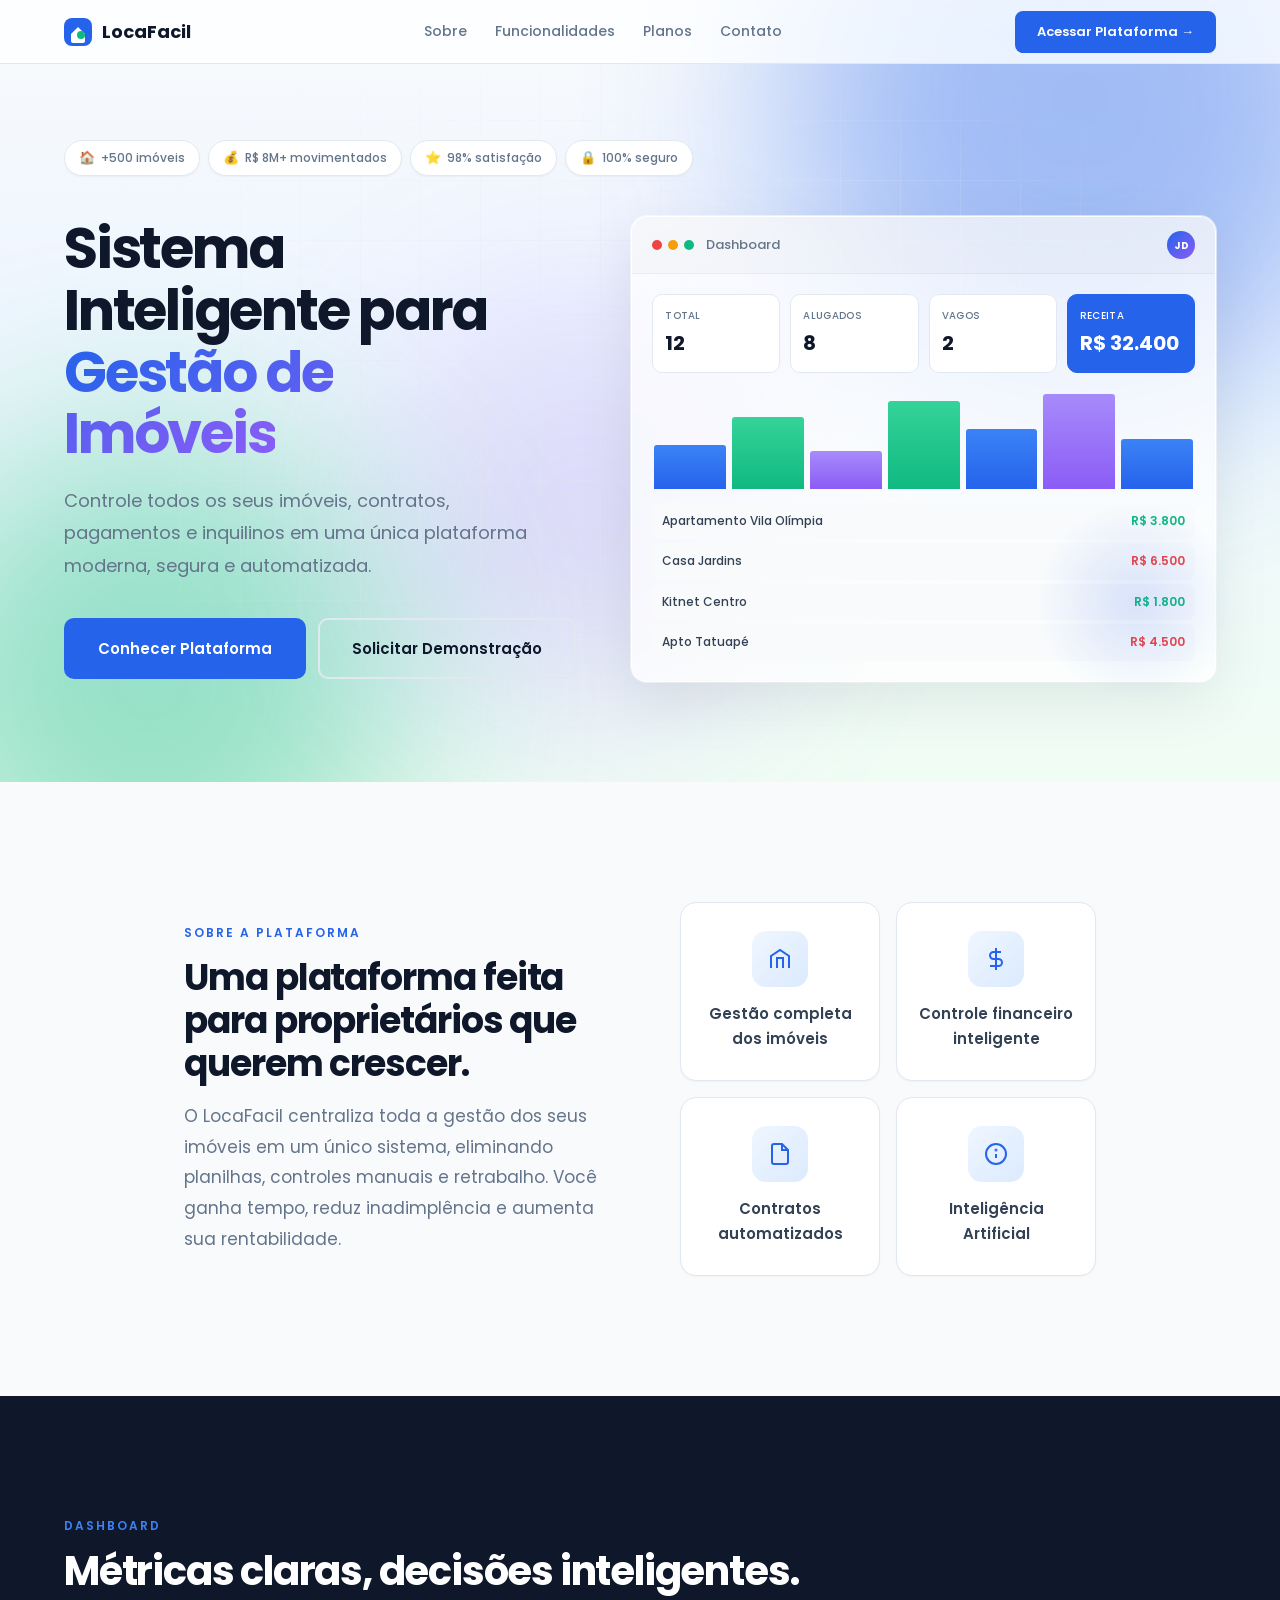
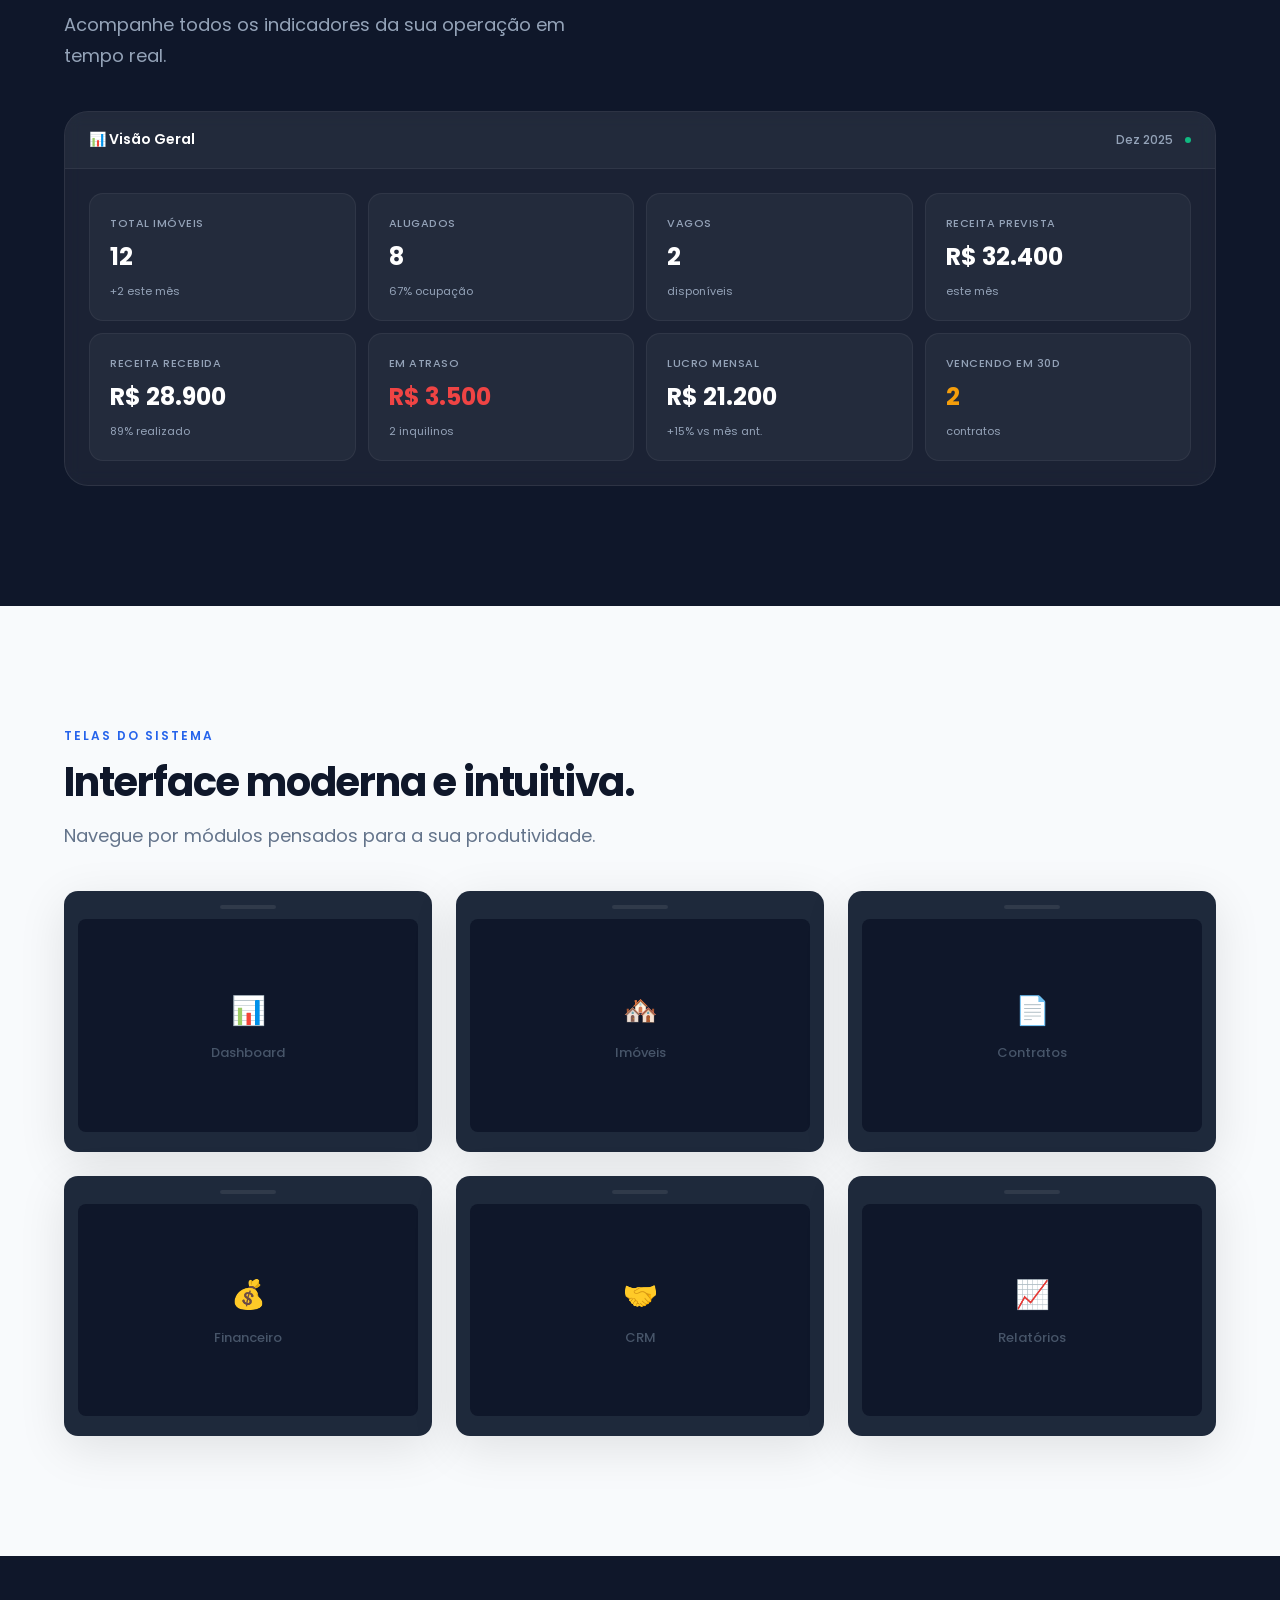
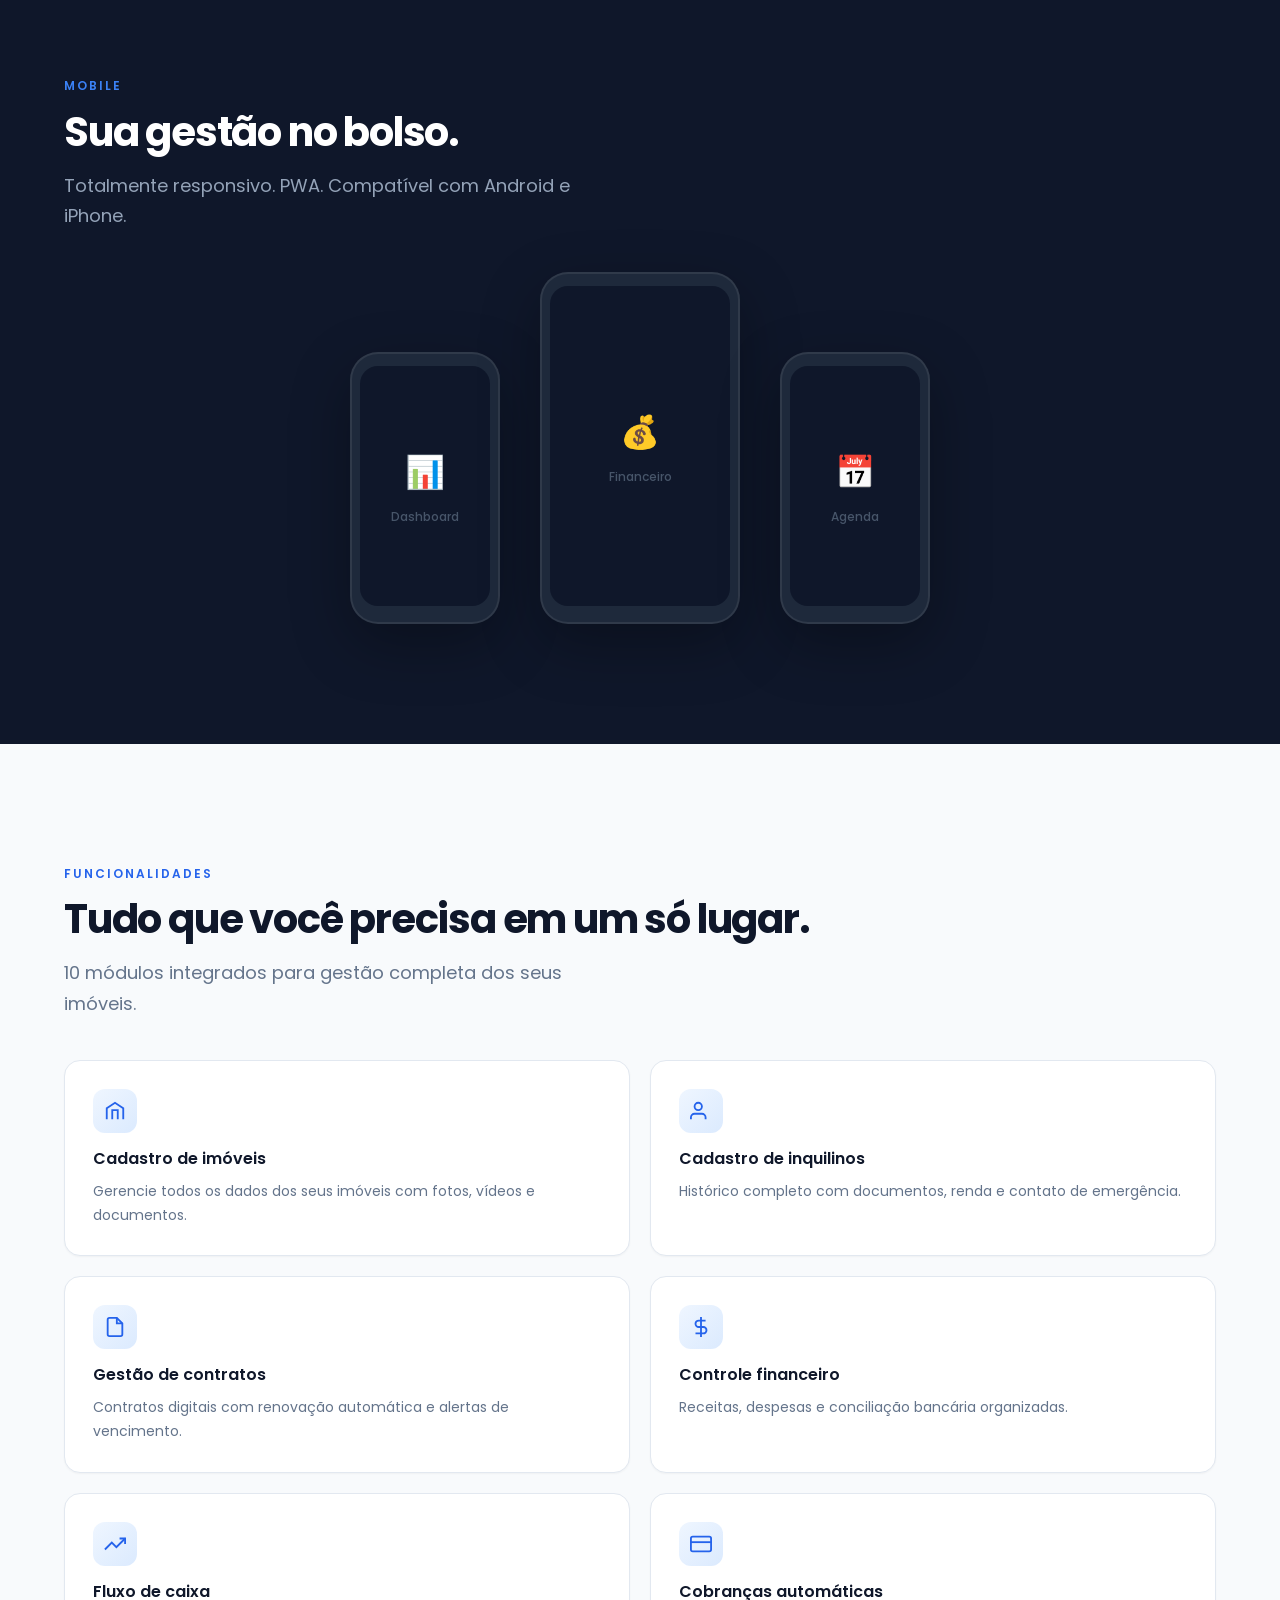
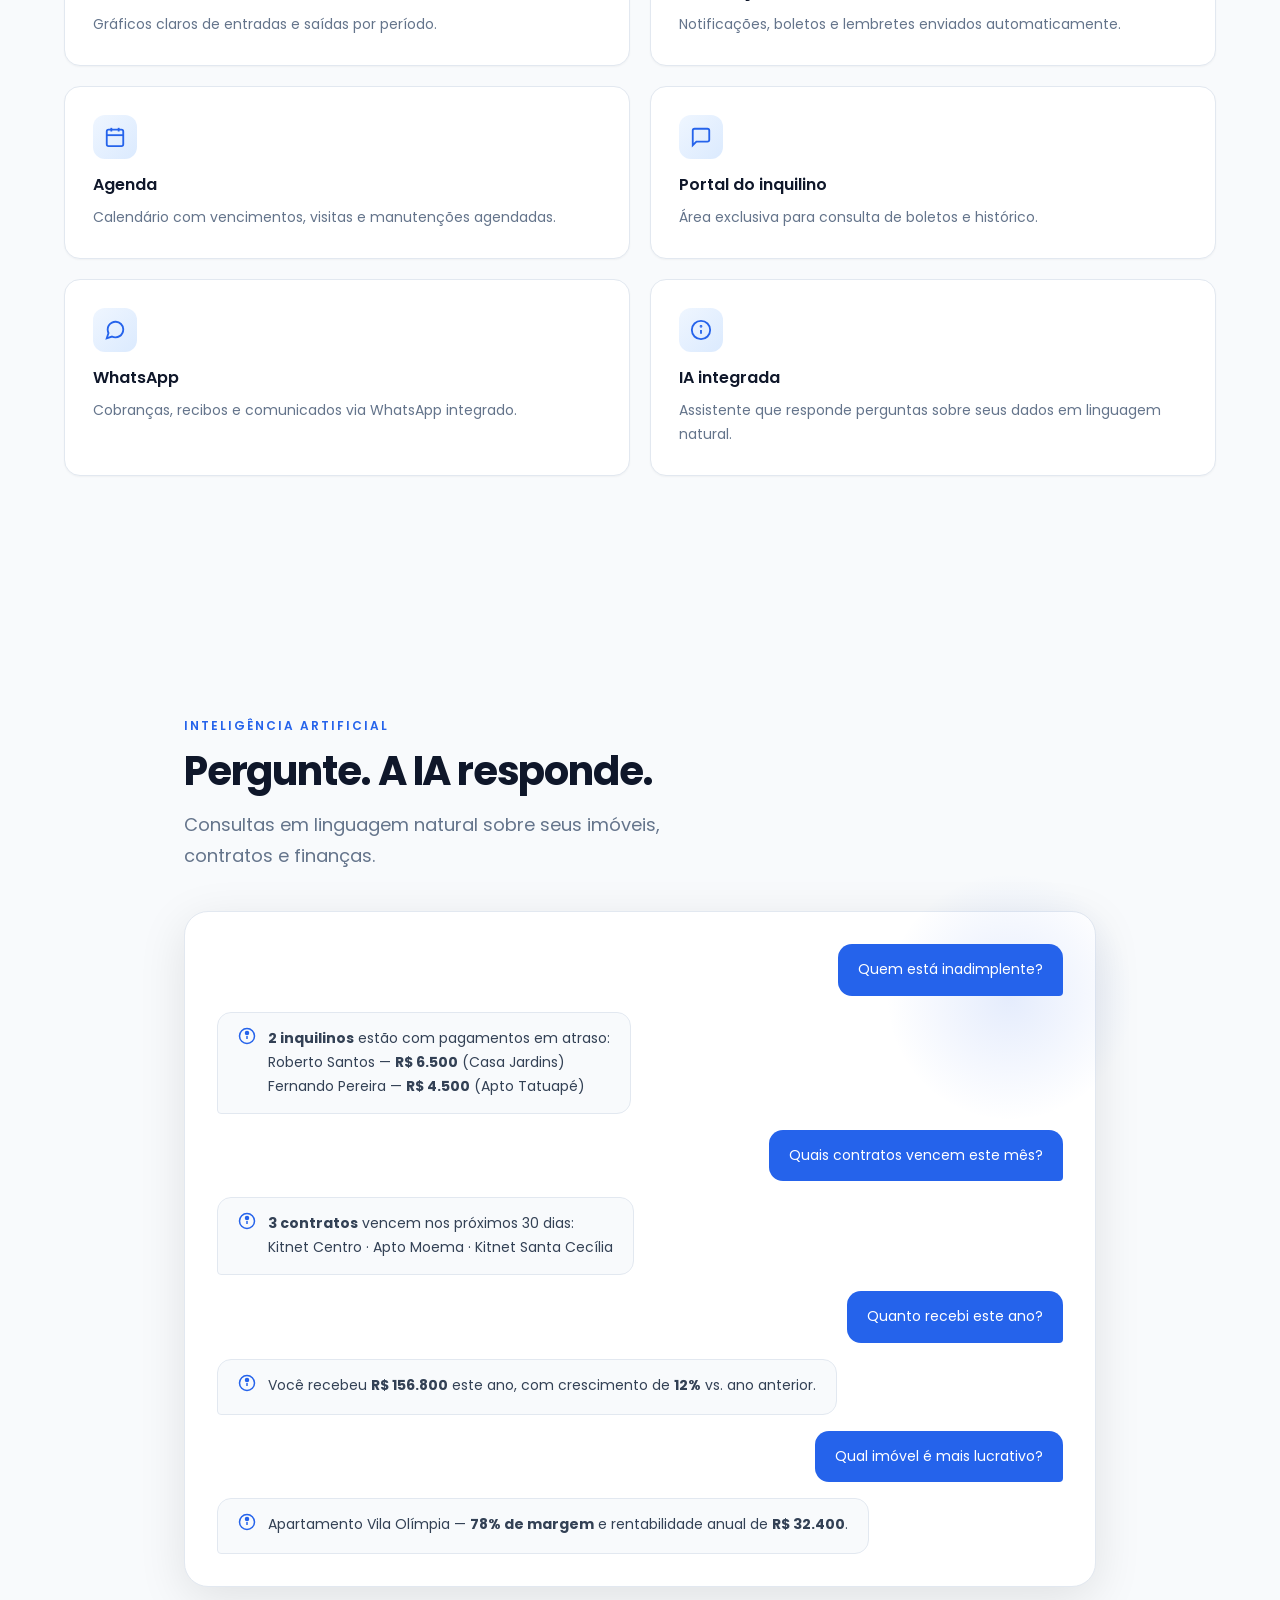
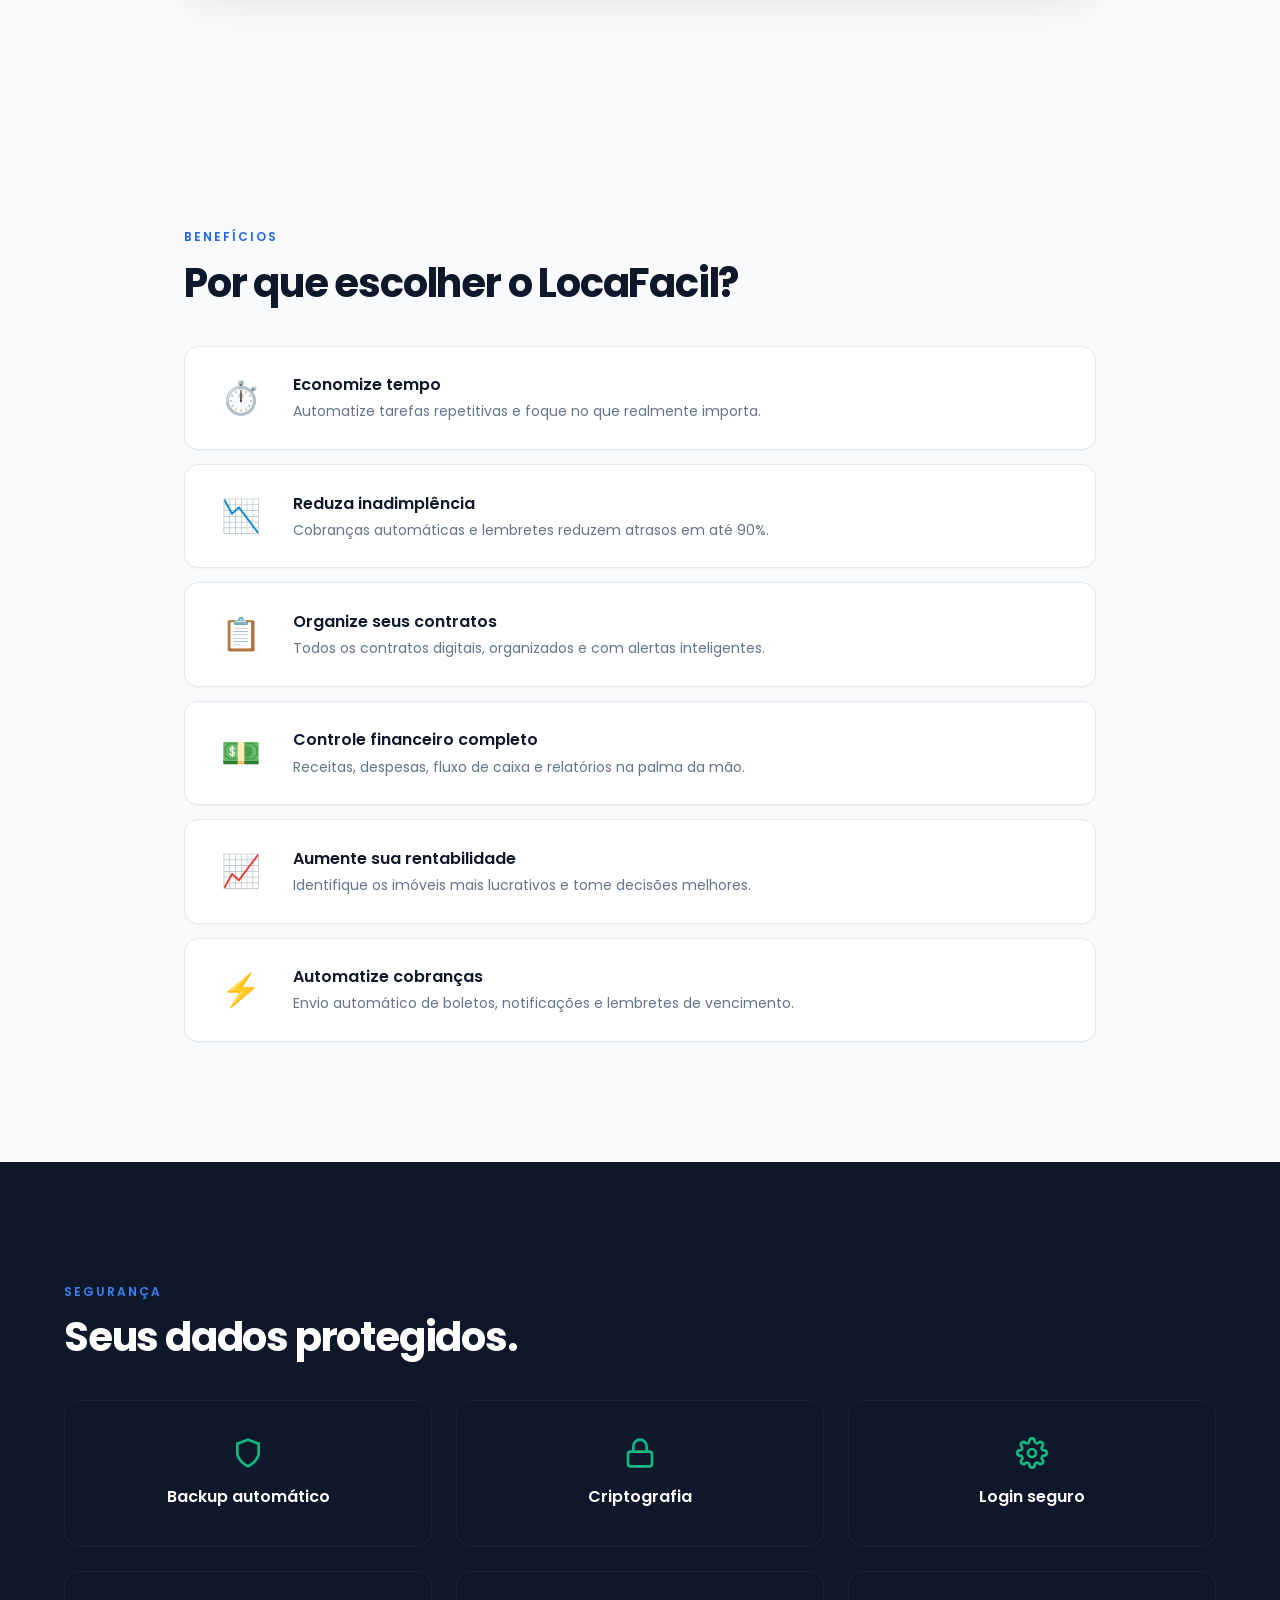
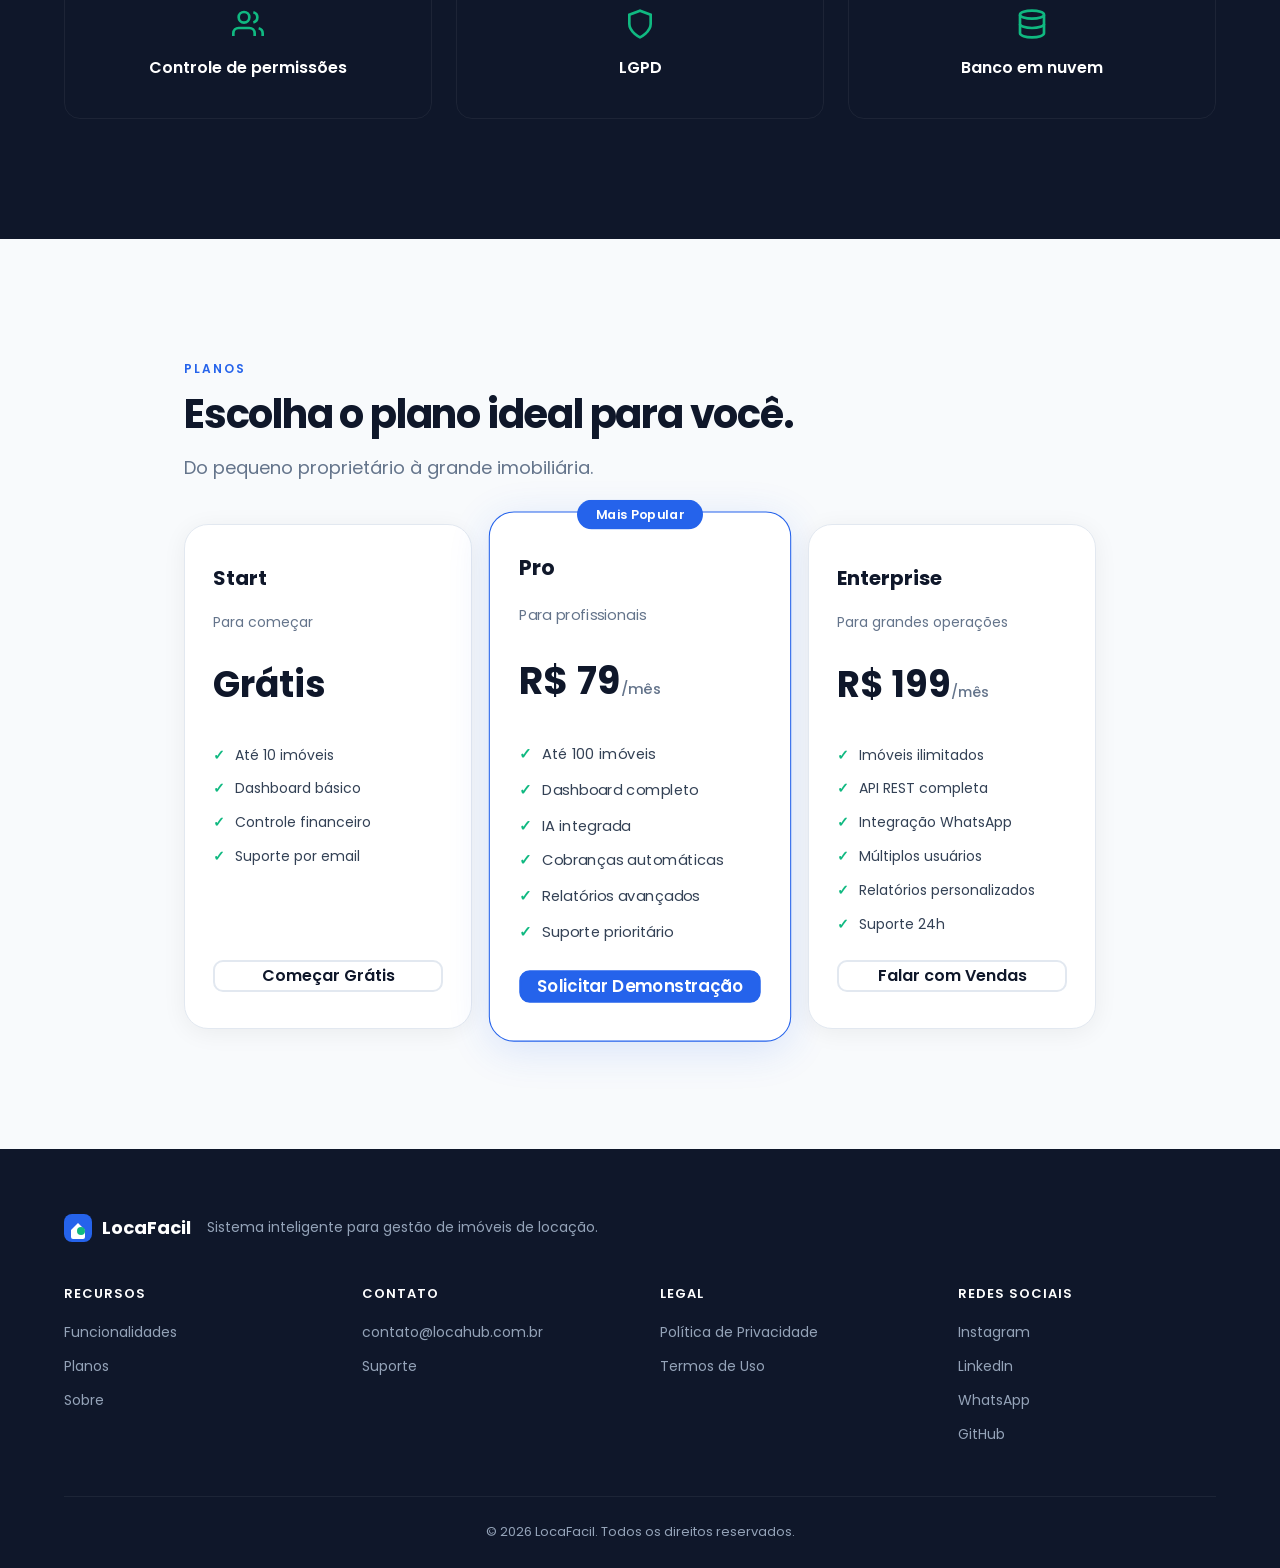
<file: landing.html>
<!DOCTYPE html>
<html lang="pt-BR">
<head>
  <meta charset="UTF-8">
  <meta name="viewport" content="width=device-width, initial-scale=1.0">
  <meta name="description" content="LocaFacil - Sistema Inteligente para Gestão de Imóveis de Locação">
  <link rel="preconnect" href="https://fonts.googleapis.com">
  <link rel="preconnect" href="https://fonts.gstatic.com" crossorigin>
  <link href="https://fonts.googleapis.com/css2?family=Poppins:wght@300;400;500;600;700&display=swap" rel="stylesheet">
  <link rel="icon" type="image/svg+xml" href="data:image/svg+xml,<svg xmlns='http://www.w3.org/2000/svg' viewBox='0 0 100 100'><rect width='100' height='100' rx='20' fill='%232563EB'/><path d='M20 55L50 25l30 30v30a5 5 0 0 1-5 5H25a5 5 0 0 1-5-5V55z' fill='white'/><circle cx='62' cy='58' r='10' fill='%2310B981'/></svg>">
  <link rel="stylesheet" href="css/landing.css">
  <title>LocaFacil — Gestão Inteligente de Imóveis</title>
</head>
<body>

<nav class="navbar">
  <div class="nav-inner">
    <div class="nav-logo">
      <svg viewBox="0 0 28 28" fill="none" width="28" height="28">
        <rect width="28" height="28" rx="8" fill="#2563EB"/>
        <path d="M7 16L14 9l7 7v7a2 2 0 0 1-2 2H9a2 2 0 0 1-2-2v-7z" fill="white"/>
        <circle cx="17" cy="17" r="4" fill="#10B981"/>
      </svg>
      <span>LocaFacil</span>
    </div>
    <div class="nav-center">
      <a href="#sobre">Sobre</a>
      <a href="#funcionalidades">Funcionalidades</a>
      <a href="#planos">Planos</a>
      <a href="#contato">Contato</a>
    </div>
    <a href="/" class="btn-primary btn-sm">Acessar Plataforma →</a>
  </div>
</nav>

<section class="hero">
  <div class="hero-bg">
    <div class="hero-glow g1"></div>
    <div class="hero-glow g2"></div>
    <div class="hero-glow g3"></div>
    <div class="hero-grid-bg"></div>
  </div>
  <div class="hero-inner">
    <div class="hero-badges">
      <span class="badge"><span>🏠</span> +500 imóveis</span>
      <span class="badge"><span>💰</span> R$ 8M+ movimentados</span>
      <span class="badge"><span>⭐</span> 98% satisfação</span>
      <span class="badge"><span>🔒</span> 100% seguro</span>
    </div>
    <div class="hero-layout">
      <div class="hero-text-col">
        <h1>Sistema Inteligente para<br><span class="gradient-text">Gestão de Imóveis</span></h1>
        <p class="hero-sub">Controle todos os seus imóveis, contratos, pagamentos e inquilinos em uma única plataforma moderna, segura e automatizada.</p>
        <div class="hero-cta">
          <a href="#sobre" class="btn-primary btn-lg">Conhecer Plataforma</a>
          <a href="#planos" class="btn-outline btn-lg">Solicitar Demonstração</a>
        </div>
      </div>
      <div class="hero-visual-col">
        <div class="hero-mockup-wrap">
          <div class="mockup">
            <div class="mockup-top">
              <div class="mockup-dots"><i></i><i></i><i></i></div>
              <span>Dashboard</span>
              <div class="mockup-avatar">JD</div>
            </div>
            <div class="mockup-body">
              <div class="mockup-stats">
                <div class="ms"><span class="ms-l">Total</span><span class="ms-v">12</span></div>
                <div class="ms"><span class="ms-l">Alugados</span><span class="ms-v">8</span></div>
                <div class="ms"><span class="ms-l">Vagos</span><span class="ms-v">2</span></div>
                <div class="ms highlight"><span class="ms-l">Receita</span><span class="ms-v">R$ 32.400</span></div>
              </div>
              <div class="mockup-chart">
                <div class="bar" style="height:44%"></div>
                <div class="bar" style="height:72%"></div>
                <div class="bar" style="height:38%"></div>
                <div class="bar" style="height:88%"></div>
                <div class="bar" style="height:60%"></div>
                <div class="bar" style="height:95%"></div>
                <div class="bar" style="height:50%"></div>
              </div>
              <div class="mockup-table">
                <div class="mt-row"><span>Apartamento Vila Olímpia</span><span class="mt-paid">R$ 3.800</span></div>
                <div class="mt-row"><span>Casa Jardins</span><span class="mt-late">R$ 6.500</span></div>
                <div class="mt-row"><span>Kitnet Centro</span><span class="mt-paid">R$ 1.800</span></div>
                <div class="mt-row"><span>Apto Tatuapé</span><span class="mt-late">R$ 4.500</span></div>
              </div>
            </div>
          </div>
          <div class="mockup-glow"></div>
        </div>
      </div>
    </div>
  </div>
</section>

<section class="section" id="sobre">
  <div class="container narrow">
    <div class="about-layout">
      <div class="about-text">
        <span class="overline">Sobre a plataforma</span>
        <h2>Uma plataforma feita para proprietários que querem crescer.</h2>
        <p>O LocaFacil centraliza toda a gestão dos seus imóveis em um único sistema, eliminando planilhas, controles manuais e retrabalho. Você ganha tempo, reduz inadimplência e aumenta sua rentabilidade.</p>
      </div>
      <div class="about-grid">
        <div class="acard"><div class="acard-icon"><svg viewBox="0 0 24 24" fill="none" stroke="#2563EB" stroke-width="2" width="24" height="24"><path d="M3 21V9l9-6 9 6v12"/><path d="M9 21V11h6v10"/></svg></div><h4>Gestão completa dos imóveis</h4></div>
        <div class="acard"><div class="acard-icon"><svg viewBox="0 0 24 24" fill="none" stroke="#2563EB" stroke-width="2" width="24" height="24"><line x1="12" y1="1" x2="12" y2="23"/><path d="M17 5H9.5a3.5 3.5 0 0 0 0 7h5a3.5 3.5 0 0 1 0 7H6"/></svg></div><h4>Controle financeiro inteligente</h4></div>
        <div class="acard"><div class="acard-icon"><svg viewBox="0 0 24 24" fill="none" stroke="#2563EB" stroke-width="2" width="24" height="24"><path d="M14 2H6a2 2 0 0 0-2 2v16a2 2 0 0 0 2 2h12a2 2 0 0 0 2-2V8z"/><polyline points="14 2 14 8 20 8"/></svg></div><h4>Contratos automatizados</h4></div>
        <div class="acard"><div class="acard-icon"><svg viewBox="0 0 24 24" fill="none" stroke="#2563EB" stroke-width="2" width="24" height="24"><circle cx="12" cy="12" r="10"/><path d="M12 16v-4"/><circle cx="12" cy="8" r="0.5" fill="#2563EB"/></svg></div><h4>Inteligência Artificial</h4></div>
      </div>
    </div>
  </div>
</section>

<section class="section section-dark" id="dashboard">
  <div class="container">
    <div class="section-label">Dashboard</div>
    <h2 class="section-title light">Métricas claras, decisões inteligentes.</h2>
    <p class="section-desc light">Acompanhe todos os indicadores da sua operação em tempo real.</p>
    <div class="dash-mockup">
      <div class="dash-top"><span>📊 Visão Geral</span><div class="dash-top-right"><span>Dez 2025</span><span class="dash-dot"></span></div></div>
      <div class="dash-grid">
        <div class="dc"><span>Total Imóveis</span><strong>12</strong><small>+2 este mês</small></div>
        <div class="dc"><span>Alugados</span><strong>8</strong><small>67% ocupação</small></div>
        <div class="dc"><span>Vagos</span><strong>2</strong><small>disponíveis</small></div>
        <div class="dc"><span>Receita Prevista</span><strong>R$ 32.400</strong><small>este mês</small></div>
        <div class="dc"><span>Receita Recebida</span><strong>R$ 28.900</strong><small>89% realizado</small></div>
        <div class="dc negative"><span>Em Atraso</span><strong>R$ 3.500</strong><small>2 inquilinos</small></div>
        <div class="dc"><span>Lucro Mensal</span><strong>R$ 21.200</strong><small>+15% vs mês ant.</small></div>
        <div class="dc warning"><span>Vencendo em 30d</span><strong>2</strong><small>contratos</small></div>
      </div>
    </div>
  </div>
</section>

<section class="section" id="telas">
  <div class="container">
    <div class="section-label">Telas do Sistema</div>
    <h2 class="section-title">Interface moderna e intuitiva.</h2>
    <p class="section-desc">Navegue por módulos pensados para a sua produtividade.</p>
    <div class="screens-grid">
      <div class="ss"><div class="ss-mac"><div class="ss-notch"></div><div class="ss-screen"><span>📊</span> Dashboard</div></div></div>
      <div class="ss"><div class="ss-mac"><div class="ss-notch"></div><div class="ss-screen"><span>🏘️</span> Imóveis</div></div></div>
      <div class="ss"><div class="ss-mac"><div class="ss-notch"></div><div class="ss-screen"><span>📄</span> Contratos</div></div></div>
      <div class="ss"><div class="ss-mac"><div class="ss-notch"></div><div class="ss-screen"><span>💰</span> Financeiro</div></div></div>
      <div class="ss"><div class="ss-mac"><div class="ss-notch"></div><div class="ss-screen"><span>🤝</span> CRM</div></div></div>
      <div class="ss"><div class="ss-mac"><div class="ss-notch"></div><div class="ss-screen"><span>📈</span> Relatórios</div></div></div>
    </div>
  </div>
</section>

<section class="section section-dark" id="mobile">
  <div class="container">
    <div class="section-label">Mobile</div>
    <h2 class="section-title light">Sua gestão no bolso.</h2>
    <p class="section-desc light">Totalmente responsivo. PWA. Compatível com Android e iPhone.</p>
    <div class="phones-row">
      <div class="phone-mockup"><div class="phone-screen-inner"><span>📊</span> Dashboard</div></div>
      <div class="phone-mockup main-phone"><div class="phone-screen-inner"><span>💰</span> Financeiro</div></div>
      <div class="phone-mockup"><div class="phone-screen-inner"><span>📅</span> Agenda</div></div>
    </div>
  </div>
</section>

<section class="section" id="funcionalidades">
  <div class="container">
    <div class="section-label">Funcionalidades</div>
    <h2 class="section-title">Tudo que você precisa em um só lugar.</h2>
    <p class="section-desc">10 módulos integrados para gestão completa dos seus imóveis.</p>
    <div class="features-grid">
      <div class="feat"><div class="feat-icon"><svg viewBox="0 0 24 24" fill="none" stroke="#2563EB" stroke-width="2" width="22" height="22"><path d="M3 21V9l9-6 9 6v12"/><path d="M9 21V11h6v10"/></svg></div><h4>Cadastro de imóveis</h4><p>Gerencie todos os dados dos seus imóveis com fotos, vídeos e documentos.</p></div>
      <div class="feat"><div class="feat-icon"><svg viewBox="0 0 24 24" fill="none" stroke="#2563EB" stroke-width="2" width="22" height="22"><path d="M17 21v-2a4 4 0 0 0-4-4H5a4 4 0 0 0-4 4v2"/><circle cx="9" cy="7" r="4"/></svg></div><h4>Cadastro de inquilinos</h4><p>Histórico completo com documentos, renda e contato de emergência.</p></div>
      <div class="feat"><div class="feat-icon"><svg viewBox="0 0 24 24" fill="none" stroke="#2563EB" stroke-width="2" width="22" height="22"><path d="M14 2H6a2 2 0 0 0-2 2v16a2 2 0 0 0 2 2h12a2 2 0 0 0 2-2V8z"/><polyline points="14 2 14 8 20 8"/></svg></div><h4>Gestão de contratos</h4><p>Contratos digitais com renovação automática e alertas de vencimento.</p></div>
      <div class="feat"><div class="feat-icon"><svg viewBox="0 0 24 24" fill="none" stroke="#2563EB" stroke-width="2" width="22" height="22"><line x1="12" y1="1" x2="12" y2="23"/><path d="M17 5H9.5a3.5 3.5 0 0 0 0 7h5a3.5 3.5 0 0 1 0 7H6"/></svg></div><h4>Controle financeiro</h4><p>Receitas, despesas e conciliação bancária organizadas.</p></div>
      <div class="feat"><div class="feat-icon"><svg viewBox="0 0 24 24" fill="none" stroke="#2563EB" stroke-width="2" width="22" height="22"><polyline points="23 6 13.5 15.5 8.5 10.5 1 18"/><polyline points="17 6 23 6 23 12"/></svg></div><h4>Fluxo de caixa</h4><p>Gráficos claros de entradas e saídas por período.</p></div>
      <div class="feat"><div class="feat-icon"><svg viewBox="0 0 24 24" fill="none" stroke="#2563EB" stroke-width="2" width="22" height="22"><rect x="1" y="4" width="22" height="16" rx="2"/><line x1="1" y1="10" x2="23" y2="10"/></svg></div><h4>Cobranças automáticas</h4><p>Notificações, boletos e lembretes enviados automaticamente.</p></div>
      <div class="feat"><div class="feat-icon"><svg viewBox="0 0 24 24" fill="none" stroke="#2563EB" stroke-width="2" width="22" height="22"><rect x="3" y="4" width="18" height="18" rx="2"/><line x1="16" y1="2" x2="16" y2="6"/><line x1="8" y1="2" x2="8" y2="6"/><line x1="3" y1="10" x2="21" y2="10"/></svg></div><h4>Agenda</h4><p>Calendário com vencimentos, visitas e manutenções agendadas.</p></div>
      <div class="feat"><div class="feat-icon"><svg viewBox="0 0 24 24" fill="none" stroke="#2563EB" stroke-width="2" width="22" height="22"><path d="M21 15a2 2 0 0 1-2 2H7l-4 4V5a2 2 0 0 1 2-2h14a2 2 0 0 1 2 2z"/></svg></div><h4>Portal do inquilino</h4><p>Área exclusiva para consulta de boletos e histórico.</p></div>
      <div class="feat"><div class="feat-icon"><svg viewBox="0 0 24 24" fill="none" stroke="#2563EB" stroke-width="2" width="22" height="22"><path d="M21 11.5a8.38 8.38 0 0 1-.9 3.8 8.5 8.5 0 0 1-7.6 4.7 8.38 8.38 0 0 1-3.8-.9L3 21l1.9-5.7a8.38 8.38 0 0 1-.9-3.8 8.5 8.5 0 0 1 4.7-7.6 8.38 8.38 0 0 1 3.8-.9h.5a8.48 8.48 0 0 1 8 8v.5z"/></svg></div><h4>WhatsApp</h4><p>Cobranças, recibos e comunicados via WhatsApp integrado.</p></div>
      <div class="feat"><div class="feat-icon"><svg viewBox="0 0 24 24" fill="none" stroke="#2563EB" stroke-width="2" width="22" height="22"><circle cx="12" cy="12" r="10"/><path d="M12 16v-4"/><circle cx="12" cy="8" r="0.5" fill="#2563EB"/></svg></div><h4>IA integrada</h4><p>Assistente que responde perguntas sobre seus dados em linguagem natural.</p></div>
    </div>
  </div>
</section>

<section class="section" id="ia">
  <div class="container narrow">
    <div class="section-label">Inteligência Artificial</div>
    <h2 class="section-title">Pergunte. A IA responde.</h2>
    <p class="section-desc">Consultas em linguagem natural sobre seus imóveis, contratos e finanças.</p>
    <div class="ai-card">
      <div class="ai-glow"></div>
      <div class="chat">
        <div class="msg user">Quem está inadimplente?</div>
        <div class="msg bot">
          <div class="bot-icon"><svg viewBox="0 0 24 24" fill="none" stroke="#2563EB" stroke-width="2" width="18" height="18"><circle cx="12" cy="12" r="10"/><path d="M12 16v-4"/><circle cx="12" cy="8" r="3" fill="#2563EB" stroke="none"/></svg></div>
          <div><strong>2 inquilinos</strong> estão com pagamentos em atraso:<br>Roberto Santos — <strong>R$ 6.500</strong> (Casa Jardins)<br>Fernando Pereira — <strong>R$ 4.500</strong> (Apto Tatuapé)</div>
        </div>
        <div class="msg user">Quais contratos vencem este mês?</div>
        <div class="msg bot">
          <div class="bot-icon"><svg viewBox="0 0 24 24" fill="none" stroke="#2563EB" stroke-width="2" width="18" height="18"><circle cx="12" cy="12" r="10"/><path d="M12 16v-4"/><circle cx="12" cy="8" r="3" fill="#2563EB" stroke="none"/></svg></div>
          <div><strong>3 contratos</strong> vencem nos próximos 30 dias:<br>Kitnet Centro · Apto Moema · Kitnet Santa Cecília</div>
        </div>
        <div class="msg user">Quanto recebi este ano?</div>
        <div class="msg bot">
          <div class="bot-icon"><svg viewBox="0 0 24 24" fill="none" stroke="#2563EB" stroke-width="2" width="18" height="18"><circle cx="12" cy="12" r="10"/><path d="M12 16v-4"/><circle cx="12" cy="8" r="3" fill="#2563EB" stroke="none"/></svg></div>
          <div>Você recebeu <strong>R$ 156.800</strong> este ano, com crescimento de <strong>12%</strong> vs. ano anterior.</div>
        </div>
        <div class="msg user">Qual imóvel é mais lucrativo?</div>
        <div class="msg bot">
          <div class="bot-icon"><svg viewBox="0 0 24 24" fill="none" stroke="#2563EB" stroke-width="2" width="18" height="18"><circle cx="12" cy="12" r="10"/><path d="M12 16v-4"/><circle cx="12" cy="8" r="3" fill="#2563EB" stroke="none"/></svg></div>
          <div>Apartamento Vila Olímpia — <strong>78% de margem</strong> e rentabilidade anual de <strong>R$ 32.400</strong>.</div>
        </div>
      </div>
    </div>
  </div>
</section>

<section class="section" id="beneficios">
  <div class="container narrow">
    <div class="section-label">Benefícios</div>
    <h2 class="section-title">Por que escolher o LocaFacil?</h2>
    <div class="benefits-col">
      <div class="bc"><div class="bc-icon">⏱️</div><div><h4>Economize tempo</h4><p>Automatize tarefas repetitivas e foque no que realmente importa.</p></div></div>
      <div class="bc"><div class="bc-icon">📉</div><div><h4>Reduza inadimplência</h4><p>Cobranças automáticas e lembretes reduzem atrasos em até 90%.</p></div></div>
      <div class="bc"><div class="bc-icon">📋</div><div><h4>Organize seus contratos</h4><p>Todos os contratos digitais, organizados e com alertas inteligentes.</p></div></div>
      <div class="bc"><div class="bc-icon">💵</div><div><h4>Controle financeiro completo</h4><p>Receitas, despesas, fluxo de caixa e relatórios na palma da mão.</p></div></div>
      <div class="bc"><div class="bc-icon">📈</div><div><h4>Aumente sua rentabilidade</h4><p>Identifique os imóveis mais lucrativos e tome decisões melhores.</p></div></div>
      <div class="bc"><div class="bc-icon">⚡</div><div><h4>Automatize cobranças</h4><p>Envio automático de boletos, notificações e lembretes de vencimento.</p></div></div>
    </div>
  </div>
</section>

<section class="section section-dark" id="seguranca">
  <div class="container">
    <div class="section-label light">Segurança</div>
    <h2 class="section-title light">Seus dados protegidos.</h2>
    <div class="security-grid">
      <div class="sc"><div class="sc-icon"><svg viewBox="0 0 24 24" fill="none" stroke="#10B981" stroke-width="2" width="32" height="32"><path d="M12 22s8-4 8-10V5l-8-3-8 3v7c0 6 8 10 8 10z"/></svg></div><h4>Backup automático</h4></div>
      <div class="sc"><div class="sc-icon"><svg viewBox="0 0 24 24" fill="none" stroke="#10B981" stroke-width="2" width="32" height="32"><rect x="3" y="11" width="18" height="11" rx="2" ry="2"/><path d="M7 11V7a5 5 0 0 1 10 0v4"/></svg></div><h4>Criptografia</h4></div>
      <div class="sc"><div class="sc-icon"><svg viewBox="0 0 24 24" fill="none" stroke="#10B981" stroke-width="2" width="32" height="32"><circle cx="12" cy="12" r="3"/><path d="M19.4 15a1.65 1.65 0 0 0 .33 1.82l.06.06a2 2 0 0 1 0 2.83 2 2 0 0 1-2.83 0l-.06-.06a1.65 1.65 0 0 0-1.82-.33 1.65 1.65 0 0 0-1 1.51V21a2 2 0 0 1-2 2 2 2 0 0 1-2-2v-.09A1.65 1.65 0 0 0 9 19.4a1.65 1.65 0 0 0-1.82.33l-.06.06a2 2 0 0 1-2.83 0 2 2 0 0 1 0-2.83l.06-.06A1.65 1.65 0 0 0 4.68 15a1.65 1.65 0 0 0-1.51-1H3a2 2 0 0 1-2-2 2 2 0 0 1 2-2h.09A1.65 1.65 0 0 0 4.6 9a1.65 1.65 0 0 0-.33-1.82l-.06-.06a2 2 0 0 1 0-2.83 2 2 0 0 1 2.83 0l.06.06A1.65 1.65 0 0 0 9 4.68a1.65 1.65 0 0 0 1-1.51V3a2 2 0 0 1 2-2 2 2 0 0 1 2 2v.09a1.65 1.65 0 0 0 1 1.51 1.65 1.65 0 0 0 1.82-.33l.06-.06a2 2 0 0 1 2.83 0 2 2 0 0 1 0 2.83l-.06.06a1.65 1.65 0 0 0-.33 1.82V9a1.65 1.65 0 0 0 1.51 1H21a2 2 0 0 1 2 2 2 2 0 0 1-2 2h-.09a1.65 1.65 0 0 0-1.51 1z"/></svg></div><h4>Login seguro</h4></div>
      <div class="sc"><div class="sc-icon"><svg viewBox="0 0 24 24" fill="none" stroke="#10B981" stroke-width="2" width="32" height="32"><path d="M17 21v-2a4 4 0 0 0-4-4H5a4 4 0 0 0-4 4v2"/><circle cx="9" cy="7" r="4"/><path d="M23 21v-2a4 4 0 0 0-3-3.87"/><path d="M16 3.13a4 4 0 0 1 0 7.75"/></svg></div><h4>Controle de permissões</h4></div>
      <div class="sc"><div class="sc-icon"><svg viewBox="0 0 24 24" fill="none" stroke="#10B981" stroke-width="2" width="32" height="32"><path d="M12 22s8-4 8-10V5l-8-3-8 3v7c0 6 8 10 8 10z"/></svg></div><h4>LGPD</h4></div>
      <div class="sc"><div class="sc-icon"><svg viewBox="0 0 24 24" fill="none" stroke="#10B981" stroke-width="2" width="32" height="32"><ellipse cx="12" cy="5" rx="9" ry="3"/><path d="M21 12c0 1.66-4 3-9 3s-9-1.34-9-3"/><path d="M3 5v14c0 1.66 4 3 9 3s9-1.34 9-3V5"/></svg></div><h4>Banco em nuvem</h4></div>
    </div>
  </div>
</section>

<section class="section" id="planos">
  <div class="container narrow">
    <div class="section-label">Planos</div>
    <h2 class="section-title">Escolha o plano ideal para você.</h2>
    <p class="section-desc">Do pequeno proprietário à grande imobiliária.</p>
    <div class="plans-row">
      <div class="plan">
        <h3>Start</h3>
        <p class="plan-sub">Para começar</p>
        <div class="plan-price"><strong>Grátis</strong></div>
        <ul>
          <li>Até 10 imóveis</li>
          <li>Dashboard básico</li>
          <li>Controle financeiro</li>
          <li>Suporte por email</li>
        </ul>
        <a href="/" class="btn-outline" style="width:100%;">Começar Grátis</a>
      </div>
      <div class="plan featured">
        <span class="plan-badge">Mais Popular</span>
        <h3>Pro</h3>
        <p class="plan-sub">Para profissionais</p>
        <div class="plan-price"><strong>R$ 79</strong><span>/mês</span></div>
        <ul>
          <li>Até 100 imóveis</li>
          <li>Dashboard completo</li>
          <li>IA integrada</li>
          <li>Cobranças automáticas</li>
          <li>Relatórios avançados</li>
          <li>Suporte prioritário</li>
        </ul>
        <a href="#planos" class="btn-primary" style="width:100%;">Solicitar Demonstração</a>
      </div>
      <div class="plan">
        <h3>Enterprise</h3>
        <p class="plan-sub">Para grandes operações</p>
        <div class="plan-price"><strong>R$ 199</strong><span>/mês</span></div>
        <ul>
          <li>Imóveis ilimitados</li>
          <li>API REST completa</li>
          <li>Integração WhatsApp</li>
          <li>Múltiplos usuários</li>
          <li>Relatórios personalizados</li>
          <li>Suporte 24h</li>
        </ul>
        <a href="/" class="btn-outline" style="width:100%;">Falar com Vendas</a>
      </div>
    </div>
  </div>
</section>

<footer class="footer" id="contato">
  <div class="container">
    <div class="footer-top">
      <div class="footer-brand">
        <svg viewBox="0 0 28 28" fill="none" width="28" height="28">
          <rect width="28" height="28" rx="8" fill="#2563EB"/>
          <path d="M7 16L14 9l7 7v7a2 2 0 0 1-2 2H9a2 2 0 0 1-2-2v-7z" fill="white"/>
          <circle cx="17" cy="17" r="4" fill="#10B981"/>
        </svg>
        <span>LocaFacil</span>
      </div>
      <p>Sistema inteligente para gestão de imóveis de locação.</p>
    </div>
    <div class="footer-links">
      <div class="fl-col"><h5>Recursos</h5><a href="#funcionalidades">Funcionalidades</a><a href="#planos">Planos</a><a href="#sobre">Sobre</a></div>
      <div class="fl-col"><h5>Contato</h5><a href="mailto:contato@locahub.com.br">contato@locahub.com.br</a><a href="#">Suporte</a></div>
      <div class="fl-col"><h5>Legal</h5><a href="#">Política de Privacidade</a><a href="#">Termos de Uso</a></div>
      <div class="fl-col"><h5>Redes Sociais</h5><a href="#">Instagram</a><a href="#">LinkedIn</a><a href="#">WhatsApp</a><a href="#">GitHub</a></div>
    </div>
    <div class="footer-bottom">© 2026 LocaFacil. Todos os direitos reservados.</div>
  </div>
</footer>

<script src="js/landing.js"></script>
</body>
</html>
</file>
<file: css/landing.css>
:root {
  --primary: #2563EB;
  --primary-soft: #3B82F6;
  --primary-dark: #1D4ED8;
  --secondary: #10B981;
  --secondary-dark: #059669;
  --alert: #F59E0B;
  --error: #EF4444;
  --bg: #F8FAFC;
  --bg-alt: #F1F5F9;
  --card: #FFFFFF;
  --text: #0F172A;
  --text-soft: #334155;
  --text-muted: #64748B;
  --text-light: #94A3B8;
  --border: #E2E8F0;
  --radius: 16px;
  --radius-lg: 24px;
  --max-w: 1200px;
  --shadow-sm: 0 1px 2px rgba(0,0,0,0.04);
  --shadow: 0 4px 24px rgba(0,0,0,0.06);
  --shadow-lg: 0 12px 48px rgba(0,0,0,0.1);
  --shadow-xl: 0 24px 64px rgba(0,0,0,0.12);
}

* { margin: 0; padding: 0; box-sizing: border-box; }
html { scroll-behavior: smooth; -webkit-font-smoothing: antialiased; }
body {
  font-family: 'Poppins', -apple-system, sans-serif;
  background: var(--bg);
  color: var(--text);
  line-height: 1.7;
  overflow-x: hidden;
}
a { text-decoration: none; color: inherit; }
ul { list-style: none; }
.container { max-width: var(--max-w); margin: 0 auto; padding: 0 24px; }
.container.narrow { max-width: 960px; }

.section { padding: 120px 0; }
.section-dark { background: #0F172A; }
.section-label {
  font-size: 12px;
  font-weight: 600;
  text-transform: uppercase;
  letter-spacing: 2px;
  color: var(--primary);
  margin-bottom: 12px;
}
.section-dark .section-label { color: var(--primary-soft); }
.section-title {
  font-size: 40px;
  font-weight: 700;
  line-height: 1.15;
  margin-bottom: 16px;
  color: var(--text);
  letter-spacing: -0.03em;
}
.section-title.light { color: #fff; }
.section-desc {
  font-size: 18px;
  color: var(--text-muted);
  max-width: 560px;
  line-height: 1.7;
}
.section-desc.light { color: var(--text-light); }
.overline {
  font-size: 12px;
  font-weight: 600;
  text-transform: uppercase;
  letter-spacing: 2px;
  color: var(--primary);
  margin-bottom: 12px;
  display: block;
}

.btn-primary, .btn-outline {
  display: inline-flex;
  align-items: center;
  justify-content: center;
  gap: 8px;
  border-radius: 10px;
  font-family: 'Poppins', sans-serif;
  font-weight: 600;
  cursor: pointer;
  transition: all 0.25s ease;
  white-space: nowrap;
  border: 2px solid transparent;
}
.btn-primary {
  background: var(--primary);
  color: #fff;
  border-color: var(--primary);
}
.btn-primary:hover {
  background: var(--primary-dark);
  border-color: var(--primary-dark);
  transform: translateY(-2px);
  box-shadow: 0 8px 24px rgba(37,99,235,0.35);
}
.btn-outline {
  background: transparent;
  color: var(--text);
  border-color: var(--border);
}
.btn-outline:hover {
  border-color: var(--primary);
  color: var(--primary);
  transform: translateY(-2px);
}
.btn-sm { padding: 8px 20px; font-size: 13px; border-radius: 8px; }
.btn-lg { padding: 16px 32px; font-size: 15px; }

.navbar {
  position: fixed; top: 0; left: 0; right: 0; z-index: 100;
  background: rgba(255,255,255,0.8);
  backdrop-filter: blur(16px) saturate(180%);
  -webkit-backdrop-filter: blur(16px) saturate(180%);
  border-bottom: 1px solid var(--border);
  height: 64px;
}
.nav-inner {
  max-width: var(--max-w);
  margin: 0 auto;
  padding: 0 24px;
  height: 64px;
  display: flex;
  align-items: center;
  justify-content: space-between;
  gap: 32px;
}
.nav-logo { display: flex; align-items: center; gap: 10px; font-size: 18px; font-weight: 700; flex-shrink: 0; }
.nav-center { display: flex; gap: 28px; }
.nav-center a { font-size: 14px; font-weight: 500; color: var(--text-muted); transition: color 0.2s; }
.nav-center a:hover { color: var(--text); }

.hero {
  position: relative;
  padding: 140px 0 100px;
  overflow: hidden;
  background: linear-gradient(180deg, #F8FAFC 0%, #EFF6FF 40%, #F0FDF4 100%);
}
.hero-bg { position: absolute; inset: 0; overflow: hidden; pointer-events: none; }
.hero-glow {
  position: absolute;
  border-radius: 50%;
  filter: blur(100px);
  opacity: 0.4;
}
.g1 { width: 600px; height: 600px; background: var(--primary); top: -200px; right: -100px; animation: float 8s ease-in-out infinite; }
.g2 { width: 500px; height: 500px; background: var(--secondary); bottom: -150px; left: -100px; animation: float 10s ease-in-out infinite reverse; }
.g3 { width: 400px; height: 400px; background: #8B5CF6; top: 40%; left: 30%; opacity: 0.2; animation: float 12s ease-in-out infinite 2s; }
@keyframes float { 0%,100% { transform: translate(0,0); } 33% { transform: translate(20px,-20px); } 66% { transform: translate(-10px,10px); } }
.hero-grid-bg {
  position: absolute; inset: 0;
  background-image: linear-gradient(var(--border) 1px, transparent 1px), linear-gradient(90deg, var(--border) 1px, transparent 1px);
  background-size: 60px 60px;
  opacity: 0.3;
  mask-image: radial-gradient(ellipse at center, black 30%, transparent 70%);
  -webkit-mask-image: radial-gradient(ellipse at center, black 30%, transparent 70%);
}
.hero-inner { max-width: var(--max-w); margin: 0 auto; padding: 0 24px; position: relative; z-index: 1; }
.hero-badges { display: flex; gap: 8px; flex-wrap: wrap; margin-bottom: 40px; animation: fadeUp 0.6s ease both; }
.badge {
  display: inline-flex;
  align-items: center;
  gap: 6px;
  padding: 6px 14px;
  background: var(--card);
  border: 1px solid var(--border);
  border-radius: 100px;
  font-size: 12px;
  font-weight: 500;
  color: var(--text-muted);
  box-shadow: var(--shadow-sm);
}
.badge span { font-size: 13px; }
.hero-layout { display: flex; align-items: center; gap: 80px; }
.hero-text-col { flex: 1; min-width: 0; }
.hero-text-col h1 { font-size: 56px; font-weight: 700; line-height: 1.1; letter-spacing: -0.04em; margin-bottom: 20px; animation: fadeUp 0.6s ease 0.1s both; }
.gradient-text { background: linear-gradient(135deg, var(--primary), #8B5CF6); -webkit-background-clip: text; -webkit-text-fill-color: transparent; }
.hero-sub { font-size: 18px; color: var(--text-muted); max-width: 500px; margin-bottom: 36px; line-height: 1.8; animation: fadeUp 0.6s ease 0.2s both; }
.hero-cta { display: flex; gap: 12px; animation: fadeUp 0.6s ease 0.3s both; }
.hero-visual-col { flex: 1.2; min-width: 0; animation: fadeUp 0.8s ease 0.3s both; }
@keyframes fadeUp { from { opacity: 0; transform: translateY(20px); } to { opacity: 1; transform: translateY(0); } }

.hero-mockup-wrap { position: relative; }
.mockup-glow {
  position: absolute;
  width: 200px; height: 200px;
  background: radial-gradient(circle, rgba(37,99,235,0.15), transparent 70%);
  bottom: -20px; right: -20px;
  pointer-events: none;
}
.mockup {
  background: rgba(255,255,255,0.75);
  backdrop-filter: blur(24px) saturate(180%);
  -webkit-backdrop-filter: blur(24px) saturate(180%);
  border: 1px solid rgba(255,255,255,0.9);
  border-radius: 16px;
  box-shadow: 0 20px 60px rgba(0,0,0,0.08), 0 0 0 1px rgba(255,255,255,0.6);
  overflow: hidden;
  animation: float 6s ease-in-out infinite;
}
.mockup-top {
  display: flex;
  align-items: center;
  gap: 12px;
  padding: 14px 20px;
  background: rgba(0,0,0,0.02);
  border-bottom: 1px solid rgba(0,0,0,0.04);
}
.mockup-dots { display: flex; gap: 6px; }
.mockup-dots i { width: 10px; height: 10px; border-radius: 50%; }
.mockup-dots i:nth-child(1) { background: var(--error); }
.mockup-dots i:nth-child(2) { background: var(--alert); }
.mockup-dots i:nth-child(3) { background: var(--secondary); }
.mockup-top span { font-size: 13px; font-weight: 500; color: var(--text-muted); flex: 1; }
.mockup-avatar { width: 28px; height: 28px; border-radius: 50%; background: linear-gradient(135deg, var(--primary), #8B5CF6); display: flex; align-items: center; justify-content: center; font-size: 10px; font-weight: 700; color: #fff; }
.mockup-body { padding: 20px; }
.mockup-stats { display: grid; grid-template-columns: repeat(4,1fr); gap: 10px; margin-bottom: 16px; }
.ms { background: var(--card); border: 1px solid var(--border); border-radius: 10px; padding: 12px; display: flex; flex-direction: column; gap: 2px; }
.ms-l { font-size: 10px; font-weight: 500; color: var(--text-muted); text-transform: uppercase; letter-spacing: 0.3px; }
.ms-v { font-size: 20px; font-weight: 700; color: var(--text); }
.ms.highlight { background: var(--primary); border-color: var(--primary); }
.ms.highlight .ms-l, .ms.highlight .ms-v { color: #fff; }
.mockup-chart { display: flex; align-items: flex-end; gap: 6px; height: 100px; margin-bottom: 14px; padding: 0 2px; }
.bar { flex: 1; background: linear-gradient(to top, var(--primary), var(--primary-soft)); border-radius: 3px 3px 0 0; min-height: 12px; transition: height 0.6s ease; }
.bar:nth-child(2n) { background: linear-gradient(to top, var(--secondary), #34D399); }
.bar:nth-child(3n) { background: linear-gradient(to top, #8B5CF6, #A78BFA); }
.mockup-table { display: flex; flex-direction: column; gap: 4px; }
.mt-row { display: flex; justify-content: space-between; padding: 8px 10px; border-radius: 8px; background: var(--bg); font-size: 12px; }
.mt-row span:first-child { color: var(--text-soft); font-weight: 500; }
.mt-paid { color: var(--secondary); font-weight: 600; }
.mt-late { color: var(--error); font-weight: 600; }

.about-layout { display: flex; gap: 80px; align-items: center; }
.about-text { flex: 1; }
.about-text h2 { font-size: 36px; font-weight: 700; line-height: 1.2; margin-bottom: 16px; letter-spacing: -0.03em; }
.about-text p { font-size: 17px; color: var(--text-muted); line-height: 1.8; }
.about-grid { flex: 1; display: grid; grid-template-columns: 1fr 1fr; gap: 16px; }
.acard {
  background: var(--card);
  border: 1px solid var(--border);
  border-radius: var(--radius);
  padding: 28px 20px;
  text-align: center;
  transition: all 0.3s ease;
  box-shadow: var(--shadow-sm);
}
.acard:hover { transform: translateY(-6px); box-shadow: var(--shadow-lg); border-color: var(--primary); }
.acard-icon {
  width: 56px; height: 56px;
  border-radius: 14px;
  background: linear-gradient(135deg, #EFF6FF, #DBEAFE);
  display: flex; align-items: center; justify-content: center;
  margin: 0 auto 14px;
}
.acard h4 { font-size: 15px; font-weight: 600; color: var(--text-soft); }

.dash-mockup {
  background: rgba(255,255,255,0.05);
  border: 1px solid rgba(255,255,255,0.08);
  border-radius: var(--radius-lg);
  overflow: hidden;
  margin-top: 40px;
  backdrop-filter: blur(8px);
}
.dash-top {
  display: flex;
  align-items: center;
  justify-content: space-between;
  padding: 16px 24px;
  background: rgba(255,255,255,0.03);
  border-bottom: 1px solid rgba(255,255,255,0.06);
  font-size: 14px;
  font-weight: 600;
  color: #fff;
}
.dash-top-right { display: flex; align-items: center; gap: 12px; font-size: 12px; font-weight: 500; color: var(--text-light); }
.dash-dot { width: 6px; height: 6px; border-radius: 50%; background: var(--secondary); }
.dash-grid { display: grid; grid-template-columns: repeat(4,1fr); gap: 12px; padding: 24px; }
.dc {
  background: rgba(255,255,255,0.04);
  border: 1px solid rgba(255,255,255,0.06);
  border-radius: 14px;
  padding: 20px;
  display: flex;
  flex-direction: column;
  gap: 4px;
  transition: all 0.3s ease;
}
.dc:hover { background: rgba(255,255,255,0.08); transform: translateY(-4px); }
.dc span { font-size: 11px; color: var(--text-light); text-transform: uppercase; font-weight: 500; letter-spacing: 0.5px; }
.dc strong { font-size: 24px; font-weight: 700; color: #fff; }
.dc small { font-size: 11px; color: var(--text-light); }
.dc.negative strong { color: var(--error); }
.dc.warning strong { color: var(--alert); }

.screens-grid { display: grid; grid-template-columns: repeat(3,1fr); gap: 24px; margin-top: 40px; }
.ss { cursor: pointer; transition: all 0.4s ease; }
.ss:hover { transform: scale(1.04); }
.ss-mac {
  background: #1E293B;
  border-radius: 14px;
  padding: 14px 14px 20px;
  box-shadow: var(--shadow-lg);
  transition: box-shadow 0.4s ease;
}
.ss:hover .ss-mac { box-shadow: 0 16px 48px rgba(0,0,0,0.15); }
.ss-notch { width: 56px; height: 4px; background: rgba(255,255,255,0.08); border-radius: 2px; margin: 0 auto 10px; }
.ss-screen {
  background: #0F172A;
  border-radius: 8px;
  aspect-ratio: 16/10;
  display: flex; flex-direction: column;
  align-items: center; justify-content: center;
  gap: 8px;
  color: #475569;
  font-size: 13px;
  font-weight: 500;
}
.ss-screen span { font-size: 28px; }

.phones-row { display: flex; justify-content: center; gap: 40px; align-items: flex-end; margin-top: 40px; }
.phone-mockup {
  width: 150px;
  background: #1E293B;
  border: 2px solid rgba(255,255,255,0.08);
  border-radius: 28px;
  padding: 12px 8px 16px;
  box-shadow: 0 20px 60px rgba(0,0,0,0.3);
  transition: all 0.3s ease;
}
.phone-mockup:hover { transform: translateY(-10px); }
.main-phone { width: 200px; }
.main-phone .phone-screen-inner { height: 320px; }
.phone-screen-inner {
  background: #0F172A;
  border-radius: 18px;
  height: 240px;
  display: flex; flex-direction: column;
  align-items: center; justify-content: center;
  gap: 8px;
  color: #475569;
  font-size: 12px;
  font-weight: 500;
}
.phone-screen-inner span { font-size: 32px; }

.features-grid { display: grid; grid-template-columns: repeat(2,1fr); gap: 20px; margin-top: 40px; }
.feat {
  display: flex;
  flex-direction: column;
  gap: 8px;
  padding: 28px;
  border-radius: var(--radius);
  border: 1px solid var(--border);
  background: var(--card);
  transition: all 0.3s ease;
  box-shadow: var(--shadow-sm);
}
.feat:hover { transform: translateY(-4px); box-shadow: var(--shadow-lg); border-color: var(--primary); }
.feat-icon {
  width: 44px; height: 44px;
  border-radius: 12px;
  background: linear-gradient(135deg, #EFF6FF, #DBEAFE);
  display: flex; align-items: center; justify-content: center;
  margin-bottom: 4px;
}
.feat h4 { font-size: 16px; font-weight: 600; }
.feat p { font-size: 14px; color: var(--text-muted); line-height: 1.7; }

.ai-card {
  position: relative;
  background: var(--card);
  border: 1px solid var(--border);
  border-radius: var(--radius-lg);
  padding: 32px;
  box-shadow: var(--shadow-lg);
  margin-top: 40px;
}
.ai-glow {
  position: absolute;
  width: 250px; height: 250px;
  background: radial-gradient(circle, rgba(37,99,235,0.12), transparent 70%);
  top: -40px; right: -40px;
  animation: pulse 4s ease-in-out infinite;
  pointer-events: none;
}
@keyframes pulse { 0%,100% { opacity: 0.5; transform: scale(1); } 50% { opacity: 1; transform: scale(1.15); } }
.chat { display: flex; flex-direction: column; gap: 16px; position: relative; z-index: 1; }
.msg {
  display: flex;
  gap: 12px;
  max-width: 85%;
  padding: 14px 20px;
  border-radius: 14px;
  font-size: 14px;
  line-height: 1.7;
  animation: fadeUp 0.5s ease both;
}
.msg.user { background: var(--primary); color: #fff; align-self: flex-end; border-bottom-right-radius: 4px; }
.msg.bot {
  background: var(--bg);
  color: var(--text-soft);
  align-self: flex-start;
  border-bottom-left-radius: 4px;
  border: 1px solid var(--border);
}
.bot-icon { flex-shrink: 0; }
.msg:nth-child(1) { animation-delay: 0s; }
.msg:nth-child(2) { animation-delay: 0.4s; }
.msg:nth-child(3) { animation-delay: 0.8s; }
.msg:nth-child(4) { animation-delay: 1.2s; }
.msg:nth-child(5) { animation-delay: 1.6s; }
.msg:nth-child(6) { animation-delay: 2s; }
.msg:nth-child(7) { animation-delay: 2.4s; }
.msg:nth-child(8) { animation-delay: 2.8s; }

.benefits-col { display: flex; flex-direction: column; gap: 14px; margin-top: 40px; }
.bc {
  display: flex;
  align-items: center;
  gap: 24px;
  padding: 24px 28px;
  background: var(--card);
  border: 1px solid var(--border);
  border-radius: 14px;
  transition: all 0.3s ease;
  box-shadow: var(--shadow-sm);
}
.bc:hover { transform: translateX(8px); box-shadow: var(--shadow); }
.bc-icon { font-size: 32px; flex-shrink: 0; width: 56px; text-align: center; }
.bc h4 { font-size: 16px; font-weight: 600; margin-bottom: 2px; }
.bc p { font-size: 14px; color: var(--text-muted); }

.security-grid { display: grid; grid-template-columns: repeat(3,1fr); gap: 24px; margin-top: 40px; }
.sc {
  text-align: center;
  padding: 36px 24px;
  border: 1px solid rgba(255,255,255,0.06);
  border-radius: var(--radius);
  transition: all 0.3s ease;
}
.sc:hover { background: rgba(255,255,255,0.03); transform: translateY(-6px); }
.sc-icon { margin-bottom: 14px; display: flex; justify-content: center; }
.sc h4 { color: #fff; font-size: 16px; font-weight: 600; }

.plans-row { display: grid; grid-template-columns: repeat(3,1fr); gap: 24px; margin-top: 40px; }
.plan {
  background: var(--card);
  border: 1px solid var(--border);
  border-radius: var(--radius-lg);
  padding: 36px 28px;
  display: flex; flex-direction: column;
  gap: 16px;
  box-shadow: var(--shadow);
  transition: all 0.3s ease;
  position: relative;
}
.plan:hover { transform: translateY(-8px); box-shadow: var(--shadow-xl); }
.plan.featured {
  border-color: var(--primary);
  box-shadow: 0 8px 40px rgba(37,99,235,0.15);
  transform: scale(1.05);
}
.plan.featured:hover { transform: scale(1.05) translateY(-8px); }
.plan-badge {
  position: absolute;
  top: -12px; left: 50%;
  transform: translateX(-50%);
  background: var(--primary);
  color: #fff;
  padding: 4px 18px;
  border-radius: 100px;
  font-size: 12px;
  font-weight: 600;
}
.plan h3 { font-size: 20px; font-weight: 700; }
.plan-sub { font-size: 14px; color: var(--text-muted); }
.plan-price { margin: 4px 0; }
.plan-price strong { font-size: 36px; font-weight: 700; color: var(--text); }
.plan-price span { font-size: 14px; color: var(--text-muted); font-weight: 500; }
.plan ul { display: flex; flex-direction: column; gap: 10px; padding: 8px 0; margin-bottom: auto; }
.plan ul li { font-size: 14px; color: var(--text-soft); padding-left: 22px; position: relative; }
.plan ul li::before { content: '✓'; position: absolute; left: 0; color: var(--secondary); font-weight: 700; }

.footer {
  background: #0F172A;
  color: var(--text-light);
  padding: 64px 0 24px;
}
.footer-top { display: flex; align-items: center; gap: 16px; margin-bottom: 40px; }
.footer-brand { display: flex; align-items: center; gap: 10px; font-size: 18px; font-weight: 700; color: #fff; }
.footer-top p { font-size: 14px; color: var(--text-light); }
.footer-links { display: grid; grid-template-columns: repeat(4,1fr); gap: 40px; margin-bottom: 40px; }
.fl-col h5 { color: #fff; font-size: 13px; font-weight: 600; margin-bottom: 16px; text-transform: uppercase; letter-spacing: 1px; }
.fl-col a { display: block; font-size: 14px; margin-bottom: 10px; transition: color 0.2s; }
.fl-col a:hover { color: var(--primary); }
.footer-bottom { text-align: center; padding-top: 24px; border-top: 1px solid rgba(255,255,255,0.06); font-size: 13px; }

@media (max-width: 1200px) {
  .hero-text-col h1 { font-size: 44px; }
  .hero-layout { gap: 40px; }
  .about-layout { gap: 40px; }
  .about-text h2 { font-size: 30px; }
  .section-title { font-size: 34px; }
}

@media (max-width: 1024px) {
  .hero-layout { flex-direction: column; }
  .hero-text-col h1 { font-size: 36px; }
  .hero-text-col, .hero-sub { max-width: 100%; text-align: center; }
  .hero-cta { justify-content: center; }
  .hero-badges { justify-content: center; }
  .about-layout { flex-direction: column; }
  .about-text { text-align: center; }
  .about-text h2 { font-size: 28px; }
  .dash-grid { grid-template-columns: repeat(2,1fr); }
  .screens-grid { grid-template-columns: repeat(2,1fr); }
  .features-grid { grid-template-columns: 1fr; }
  .plans-row { grid-template-columns: 1fr; max-width: 400px; margin-left: auto; margin-right: auto; }
  .plan.featured { transform: none; }
  .plan.featured:hover { transform: translateY(-8px); }
  .security-grid { grid-template-columns: repeat(2,1fr); }
  .footer-links { grid-template-columns: repeat(2,1fr); }
}

@media (max-width: 768px) {
  .nav-center { display: none; }
  .hero { padding: 120px 0 60px; }
  .hero-text-col h1 { font-size: 28px; }
  .hero-sub { font-size: 15px; }
  .hero-cta { flex-direction: column; align-items: stretch; }
  .btn-lg { padding: 14px 24px; font-size: 14px; }
  .badge { font-size: 10px; padding: 4px 10px; }
  .section { padding: 80px 0; }
  .section-title { font-size: 26px; }
  .about-grid { grid-template-columns: 1fr 1fr; gap: 12px; }
  .acard { padding: 20px 14px; }
  .mockup-stats { grid-template-columns: repeat(2,1fr); }
  .mockup-cards { grid-template-columns: repeat(2,1fr); }
  .screens-grid { grid-template-columns: 1fr; max-width: 340px; margin-left: auto; margin-right: auto; }
  .phones-row { gap: 16px; }
  .phone-mockup { width: 110px; }
  .main-phone { width: 150px; }
  .main-phone .phone-screen-inner { height: 260px; }
  .phone-screen-inner { height: 200px; }
  .dash-grid { grid-template-columns: repeat(2,1fr); gap: 8px; padding: 16px; }
  .dc { padding: 14px; }
  .dc strong { font-size: 18px; }
  .security-grid { gap: 16px; }
  .sc { padding: 24px 16px; }
  .footer-links { grid-template-columns: 1fr 1fr; gap: 24px; }
  .ai-card { padding: 20px; }
  .msg { max-width: 95%; font-size: 13px; }
}

@media (max-width: 480px) {
  .hero-text-col h1 { font-size: 24px; }
  .hero-badges { flex-direction: column; align-items: stretch; }
  .badge { justify-content: center; }
  .about-grid { grid-template-columns: 1fr; }
  .dash-grid { grid-template-columns: 1fr 1fr; }
  .security-grid { grid-template-columns: 1fr; }
  .footer-links { grid-template-columns: 1fr; }
  .phones-row { gap: 10px; }
  .phone-mockup { width: 90px; }
  .main-phone { width: 130px; }
  .phone-screen-inner { height: 160px; }
  .main-phone .phone-screen-inner { height: 200px; }
  .phone-screen-inner span { font-size: 24px; }
}
</file>
